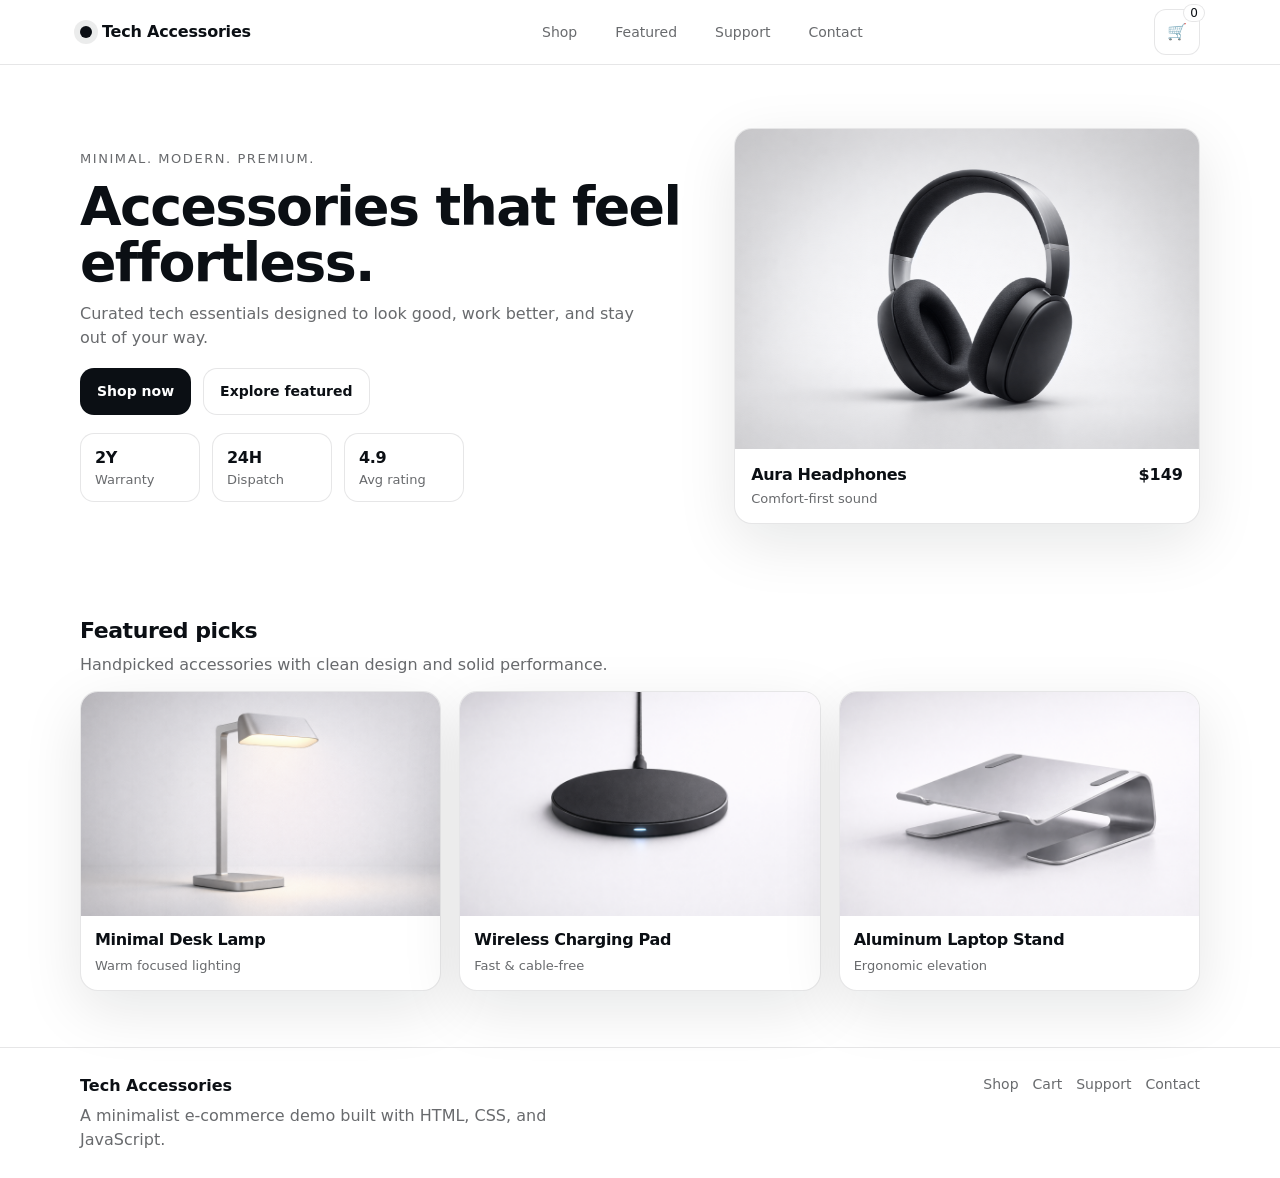
<file: index.html>
<!DOCTYPE html>
<html lang="en">
<head>
  <meta charset="UTF-8" />
  <meta name="viewport" content="width=device-width, initial-scale=1" />
  <title>Tech Accessories</title>

  <link rel="stylesheet" href="./css/base.css" />
  <link rel="stylesheet" href="./css/components.css" />
</head>
<body>
  <header class="site-header">
    <nav class="nav container" aria-label="Primary">
      <a class="brand" href="./index.html" aria-label="Tech Accessories Home">
        <span class="brand-mark" aria-hidden="true"></span>
        <span class="brand-text">Tech Accessories</span>
      </a>

      <div class="nav-links" role="navigation">
        <a href="./pages/products.html">Shop</a>
        <a href="#featured">Featured</a>
        <a href="./pages/support.html">Support</a>
        <a href="./pages/contact.html">Contact</a>
      </div>

      <div class="nav-actions">
        <a class="icon-btn" href="./pages/cart.html" aria-label="Open cart">
          <span class="icon" aria-hidden="true">🛒</span>
          <span class="badge" data-cart-badge>0</span>
        </a>

        <button class="icon-btn nav-toggle" type="button"
          data-nav-toggle
          aria-label="Open menu"
          aria-expanded="false"
          aria-controls="mobile-nav">
          <span class="hamburger" aria-hidden="true">
            <span></span><span></span><span></span>
          </span>
        </button>
      </div>
    </nav>

    <div id="mobile-nav" class="mobile-nav" data-mobile-nav aria-label="Mobile menu">
      <a href="./pages/products.html">Shop</a>
      <a href="#featured">Featured</a>
      <a href="./pages/support.html">Support</a>
      <a href="./pages/contact.html">Contact</a>
    </div>
  </header>

  <main>
    <section class="hero">
      <div class="container hero-grid">
        <div class="hero-copy">
          <p class="eyebrow">Minimal. Modern. Premium.</p>
          <h1>Accessories that feel effortless.</h1>
          <p class="lead">
            Curated tech essentials designed to look good, work better, and stay out of your way.
          </p>

          <div class="hero-cta">
            <a class="btn btn-primary" href="./pages/products.html">Shop now</a>
            <a class="btn btn-ghost" href="#featured">Explore featured</a>
          </div>

          <div class="hero-stats" aria-label="Store highlights">
            <div class="stat">
              <div class="stat-value">2Y</div>
              <div class="stat-label">Warranty</div>
            </div>
            <div class="stat">
              <div class="stat-value">24H</div>
              <div class="stat-label">Dispatch</div>
            </div>
            <div class="stat">
              <div class="stat-value">4.9</div>
              <div class="stat-label">Avg rating</div>
            </div>
          </div>
        </div>

        <div class="hero-media" aria-label="Hero product image">
          <a class="hero-card hero-card-link" href="./pages/product.html?id=p001" aria-label="Open Aura Headphones">
            <div class="hero-image" role="img" aria-label="Aura Headphones product render" data-hero-stage>
              <img data-hero-back src="./assets/products/headphones1.png" alt="" aria-hidden="true" />
              <img data-hero-front src="./assets/products/headphones2.png" alt="Aura Headphones" />
            </div>

            <div class="hero-card-meta">
              <div>
                <p class="meta-title">Aura Headphones</p>
                <p class="meta-subtitle">Comfort-first sound</p>
              </div>
              <p class="meta-price">$149</p>
            </div>
          </a>
        </div>
      </div>
    </section>

    <section id="featured" class="section">
      <div class="container">
        <div class="section-head">
          <h2>Featured picks</h2>
          <p>Handpicked accessories with clean design and solid performance.</p>
        </div>

        <div class="grid grid-3 featured-grid">
          <a class="featured-card" href="./pages/products.html" aria-label="Browse Minimal Desk Lamp">
            <div class="featured-image">
              <img src="./assets/products/lamp.png" alt="Minimal Desk Lamp" loading="lazy" />
            </div>
            <div class="featured-meta">
              <p class="featured-title">Minimal Desk Lamp</p>
              <p class="featured-subtitle">Warm focused lighting</p>
            </div>
          </a>

          <a class="featured-card" href="./pages/products.html" aria-label="Browse Wireless Charging Pad">
            <div class="featured-image">
              <img src="./assets/products/charger.png" alt="Wireless Charging Pad" loading="lazy" />
            </div>
            <div class="featured-meta">
              <p class="featured-title">Wireless Charging Pad</p>
              <p class="featured-subtitle">Fast &amp; cable-free</p>
            </div>
          </a>

          <a class="featured-card" href="./pages/products.html" aria-label="Browse Aluminum Laptop Stand">
            <div class="featured-image">
              <img src="./assets/products/stand.png" alt="Aluminum Laptop Stand" loading="lazy" />
            </div>
            <div class="featured-meta">
              <p class="featured-title">Aluminum Laptop Stand</p>
              <p class="featured-subtitle">Ergonomic elevation</p>
            </div>
          </a>
        </div>
      </div>
    </section>
  </main>

  <footer id="footer" class="footer">
    <div class="container footer-grid">
      <div>
        <p class="footer-title">Tech Accessories</p>
        <p class="footer-muted">A minimalist e-commerce demo built with HTML, CSS, and JavaScript.</p>
      </div>

      <div class="footer-links">
        <a href="./pages/products.html">Shop</a>
        <a href="./pages/cart.html">Cart</a>
        <a href="./pages/support.html">Support</a>
        <a href="./pages/contact.html">Contact</a>
      </div>
    </div>
  </footer>

  <script type="module" src="./js/app.js"></script>
</body>
</html>
</file>
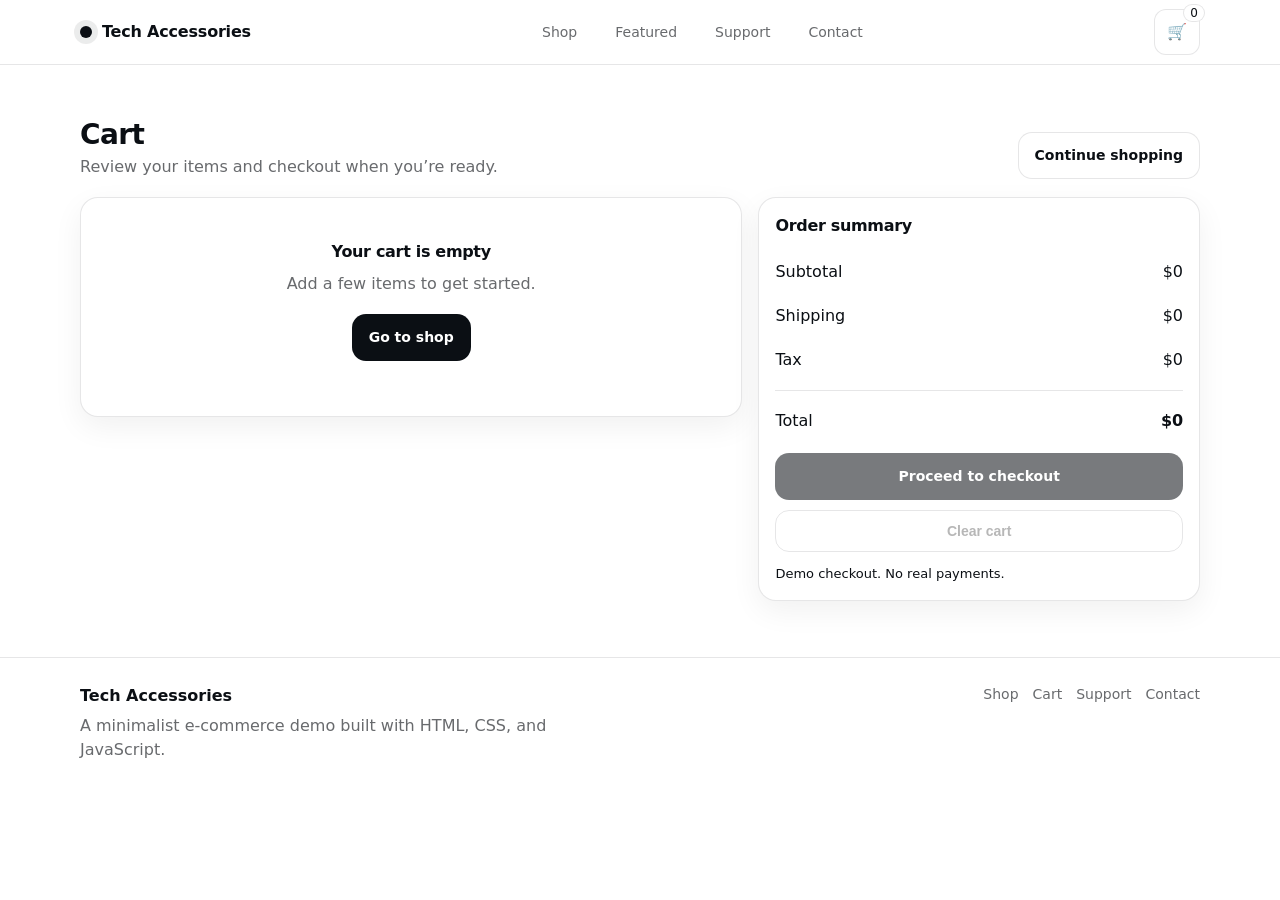
<file: pages/cart.html>
<!DOCTYPE html>
<html lang="en">
<head>
  <meta charset="UTF-8" />
  <meta name="viewport" content="width=device-width, initial-scale=1" />
  <title>Cart — Tech Accessories</title>

  <link rel="stylesheet" href="../css/base.css" />
  <link rel="stylesheet" href="../css/components.css" />
  <link rel="stylesheet" href="../css/pages/cart.css" />
</head>
<body>
  <header class="site-header">
    <nav class="nav container" aria-label="Primary">
      <a class="brand" href="../index.html" aria-label="Tech Accessories Home">
        <span class="brand-mark" aria-hidden="true"></span>
        <span class="brand-text">Tech Accessories</span>
      </a>

      <div class="nav-links" role="navigation">
        <a href="./products.html">Shop</a>
        <a href="../index.html#featured">Featured</a>
        <a href="./support.html">Support</a>
        <a href="./contact.html">Contact</a>
      </div>

      <div class="nav-actions">
        <a class="icon-btn" href="./cart.html" aria-label="Open cart">
          <span class="icon" aria-hidden="true">🛒</span>
          <span class="badge" data-cart-badge>0</span>
        </a>

        <button class="icon-btn nav-toggle" type="button"
          data-nav-toggle
          aria-label="Open menu"
          aria-expanded="false"
          aria-controls="mobile-nav">
          <span class="hamburger" aria-hidden="true">
            <span></span><span></span><span></span>
          </span>
        </button>
      </div>
    </nav>

    <div id="mobile-nav" class="mobile-nav" data-mobile-nav aria-label="Mobile menu">
      <a href="./products.html">Shop</a>
      <a href="../index.html#featured">Featured</a>
      <a href="./support.html">Support</a>
      <a href="./contact.html">Contact</a>
    </div>
  </header>

  <main class="section">
    <div class="container">
      <header class="cart-head">
        <div>
          <h1 class="cart-title">Cart</h1>
          <p class="cart-subtitle">Review your items and checkout when you’re ready.</p>
        </div>

        <a class="btn btn-ghost" href="./products.html">Continue shopping</a>
      </header>

      <div class="cart-layout">
        <section class="cart-items" aria-label="Cart items">
          <div class="cart-list" data-cart-list></div>

          <div class="cart-empty" data-cart-empty hidden>
            <p class="empty-title">Your cart is empty</p>
            <p class="empty-text">Add a few items to get started.</p>
            <a class="btn btn-primary" href="./products.html">Go to shop</a>
          </div>
        </section>

        <aside class="summary" aria-label="Order summary">
          <h2 class="summary-title">Order summary</h2>

          <div class="summary-row">
            <span class="muted">Subtotal</span>
            <span data-subtotal>$0</span>
          </div>

          <div class="summary-row">
            <span class="muted">Shipping</span>
            <span data-shipping>$0</span>
          </div>

          <div class="summary-row">
            <span class="muted">Tax</span>
            <span data-tax>$0</span>
          </div>

          <div class="summary-divider"></div>

          <div class="summary-row total">
            <span>Total</span>
            <span data-total>$0</span>
          </div>

          <a class="btn btn-solid summary-cta is-disabled" href="./checkout.html" data-checkout-link aria-disabled="true">
            Proceed to checkout
          </a>

          <button class="btn btn-outline summary-secondary" type="button" data-clear-cart disabled>
            Clear cart
          </button>

          <p class="summary-note muted">
            Demo checkout. No real payments.
          </p>
        </aside>
      </div>
    </div>
  </main>

  <footer class="footer">
    <div class="container footer-grid">
      <div>
        <p class="footer-title">Tech Accessories</p>
        <p class="footer-muted">A minimalist e-commerce demo built with HTML, CSS, and JavaScript.</p>
      </div>

      <div class="footer-links">
        <a href="./products.html">Shop</a>
        <a href="./cart.html">Cart</a>
        <a href="./support.html">Support</a>
        <a href="./contact.html">Contact</a>
      </div>
    </div>
  </footer>

  <script type="module" src="../js/app.js"></script>
  <script type="module" src="../js/cart.js"></script>
</body>
</html>
</file>
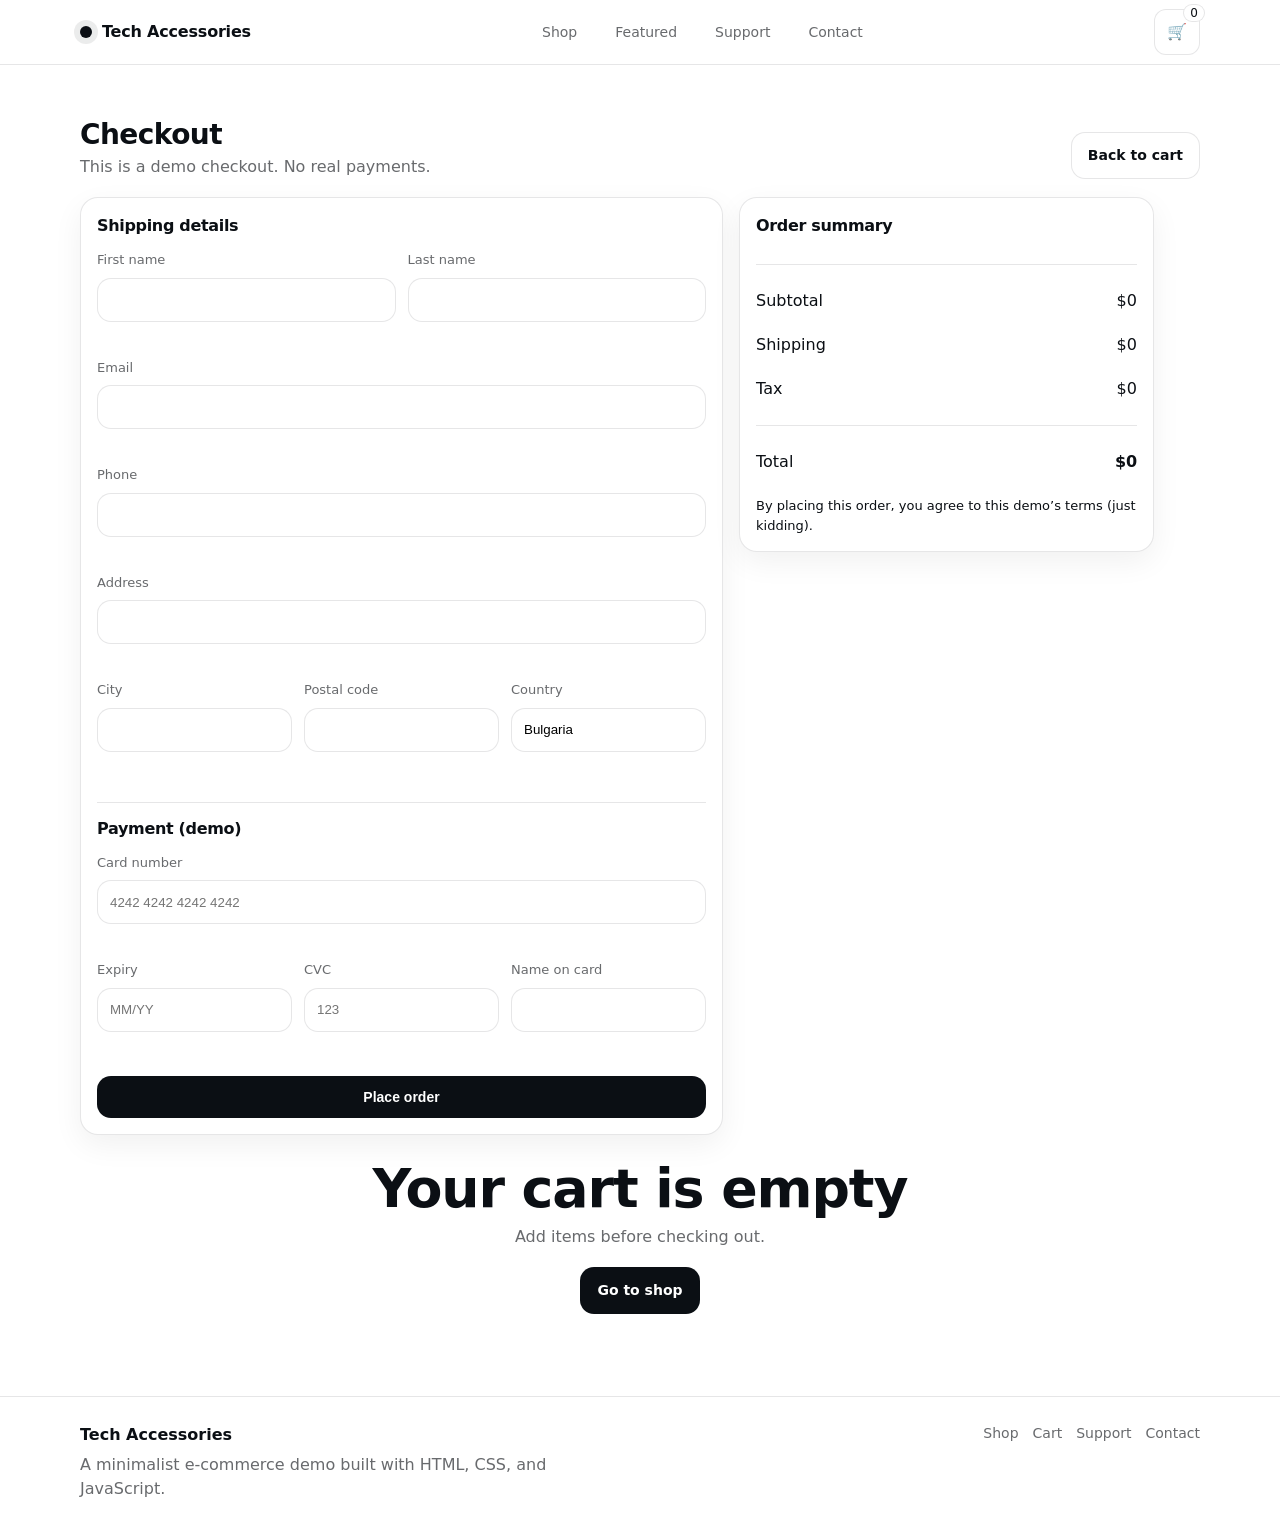
<file: pages/checkout.html>
<!DOCTYPE html>
<html lang="en">
<head>
  <meta charset="UTF-8" />
  <meta name="viewport" content="width=device-width, initial-scale=1" />
  <title>Checkout — Tech Accessories</title>

  <link rel="stylesheet" href="../css/base.css" />
  <link rel="stylesheet" href="../css/components.css" />
  <link rel="stylesheet" href="../css/pages/checkout.css" />
</head>
<body>
  <header class="site-header">
    <nav class="nav container" aria-label="Primary">
      <a class="brand" href="../index.html" aria-label="Tech Accessories Home">
        <span class="brand-mark" aria-hidden="true"></span>
        <span class="brand-text">Tech Accessories</span>
      </a>

      <div class="nav-links" role="navigation">
        <a href="./products.html">Shop</a>
        <a href="../index.html#featured">Featured</a>
        <a href="./support.html">Support</a>
        <a href="./contact.html">Contact</a>
      </div>

      <div class="nav-actions">
        <a class="icon-btn" href="./cart.html" aria-label="Open cart">
          <span class="icon" aria-hidden="true">🛒</span>
          <span class="badge" data-cart-badge>0</span>
        </a>

        <button class="icon-btn nav-toggle" type="button"
          data-nav-toggle
          aria-label="Open menu"
          aria-expanded="false"
          aria-controls="mobile-nav">
          <span class="hamburger" aria-hidden="true">
            <span></span><span></span><span></span>
          </span>
        </button>
      </div>
    </nav>

    <div id="mobile-nav" class="mobile-nav" data-mobile-nav aria-label="Mobile menu">
      <a href="./products.html">Shop</a>
      <a href="../index.html#featured">Featured</a>
      <a href="./support.html">Support</a>
      <a href="./contact.html">Contact</a>
    </div>
  </header>

  <main class="section">
    <div class="container">
      <header class="co-head">
        <div>
          <h1 class="co-title">Checkout</h1>
          <p class="co-subtitle">This is a demo checkout. No real payments.</p>
        </div>
        <a class="btn btn-ghost" href="./cart.html">Back to cart</a>
      </header>

      <div class="co-layout">
        <section class="co-form" aria-label="Checkout form">
          <h2 class="panel-title">Shipping details</h2>

          <form data-checkout-form novalidate>
            <div class="grid-2">
              <label class="field">
                <span class="label">First name</span>
                <input type="text" name="firstName" autocomplete="given-name" required />
                <span class="error" data-error-for="firstName"></span>
              </label>

              <label class="field">
                <span class="label">Last name</span>
                <input type="text" name="lastName" autocomplete="family-name" required />
                <span class="error" data-error-for="lastName"></span>
              </label>
            </div>

            <label class="field">
              <span class="label">Email</span>
              <input type="email" name="email" autocomplete="email" required />
              <span class="error" data-error-for="email"></span>
            </label>

            <label class="field">
              <span class="label">Phone</span>
              <input type="tel" name="phone" autocomplete="tel" required />
              <span class="error" data-error-for="phone"></span>
            </label>

            <label class="field">
              <span class="label">Address</span>
              <input type="text" name="address" autocomplete="street-address" required />
              <span class="error" data-error-for="address"></span>
            </label>

            <div class="grid-3">
              <label class="field">
                <span class="label">City</span>
                <input type="text" name="city" autocomplete="address-level2" required />
                <span class="error" data-error-for="city"></span>
              </label>

              <label class="field">
                <span class="label">Postal code</span>
                <input type="text" name="postal" autocomplete="postal-code" required />
                <span class="error" data-error-for="postal"></span>
              </label>

              <label class="field">
                <span class="label">Country</span>
                <input type="text" name="country" autocomplete="country-name" required value="Bulgaria" />
                <span class="error" data-error-for="country"></span>
              </label>
            </div>

            <div class="panel-divider"></div>

            <h2 class="panel-title">Payment (demo)</h2>

            <label class="field">
              <span class="label">Card number</span>
              <input type="text" name="cardNumber" inputmode="numeric" placeholder="4242 4242 4242 4242" required />
              <span class="error" data-error-for="cardNumber"></span>
            </label>

            <div class="grid-3">
              <label class="field">
                <span class="label">Expiry</span>
                <input type="text" name="cardExpiry" placeholder="MM/YY" required />
                <span class="error" data-error-for="cardExpiry"></span>
              </label>

              <label class="field">
                <span class="label">CVC</span>
                <input type="text" name="cardCvc" inputmode="numeric" placeholder="123" required />
                <span class="error" data-error-for="cardCvc"></span>
              </label>

              <label class="field">
                <span class="label">Name on card</span>
                <input type="text" name="cardName" required />
                <span class="error" data-error-for="cardName"></span>
              </label>
            </div>

            <button class="btn btn-solid submit" type="submit">
              Place order
            </button>
          </form>
        </section>

        <aside class="co-summary" aria-label="Order summary">
          <h2 class="panel-title">Order summary</h2>

          <div class="mini-list" data-mini-list></div>

          <div class="panel-divider"></div>

          <div class="sum-row">
            <span class="muted">Subtotal</span>
            <span data-subtotal>$0</span>
          </div>
          <div class="sum-row">
            <span class="muted">Shipping</span>
            <span data-shipping>$0</span>
          </div>
          <div class="sum-row">
            <span class="muted">Tax</span>
            <span data-tax>$0</span>
          </div>

          <div class="panel-divider"></div>

          <div class="sum-row total">
            <span>Total</span>
            <span data-total>$0</span>
          </div>

          <p class="muted fine">
            By placing this order, you agree to this demo’s terms (just kidding).
          </p>
        </aside>
      </div>

      <section class="co-empty" data-empty hidden>
        <h1 class="empty-title">Your cart is empty</h1>
        <p class="empty-text">Add items before checking out.</p>
        <a class="btn btn-primary" href="./products.html">Go to shop</a>
      </section>
    </div>
  </main>

  <footer class="footer">
    <div class="container footer-grid">
      <div>
        <p class="footer-title">Tech Accessories</p>
        <p class="footer-muted">A minimalist e-commerce demo built with HTML, CSS, and JavaScript.</p>
      </div>
      <div class="footer-links">
        <a href="./products.html">Shop</a>
        <a href="./cart.html">Cart</a>
        <a href="./support.html">Support</a>
        <a href="./contact.html">Contact</a>
      </div>
    </div>
  </footer>

  <script type="module" src="../js/app.js"></script>
  <script type="module" src="../js/checkout.js"></script>
</body>
</html>
</file>
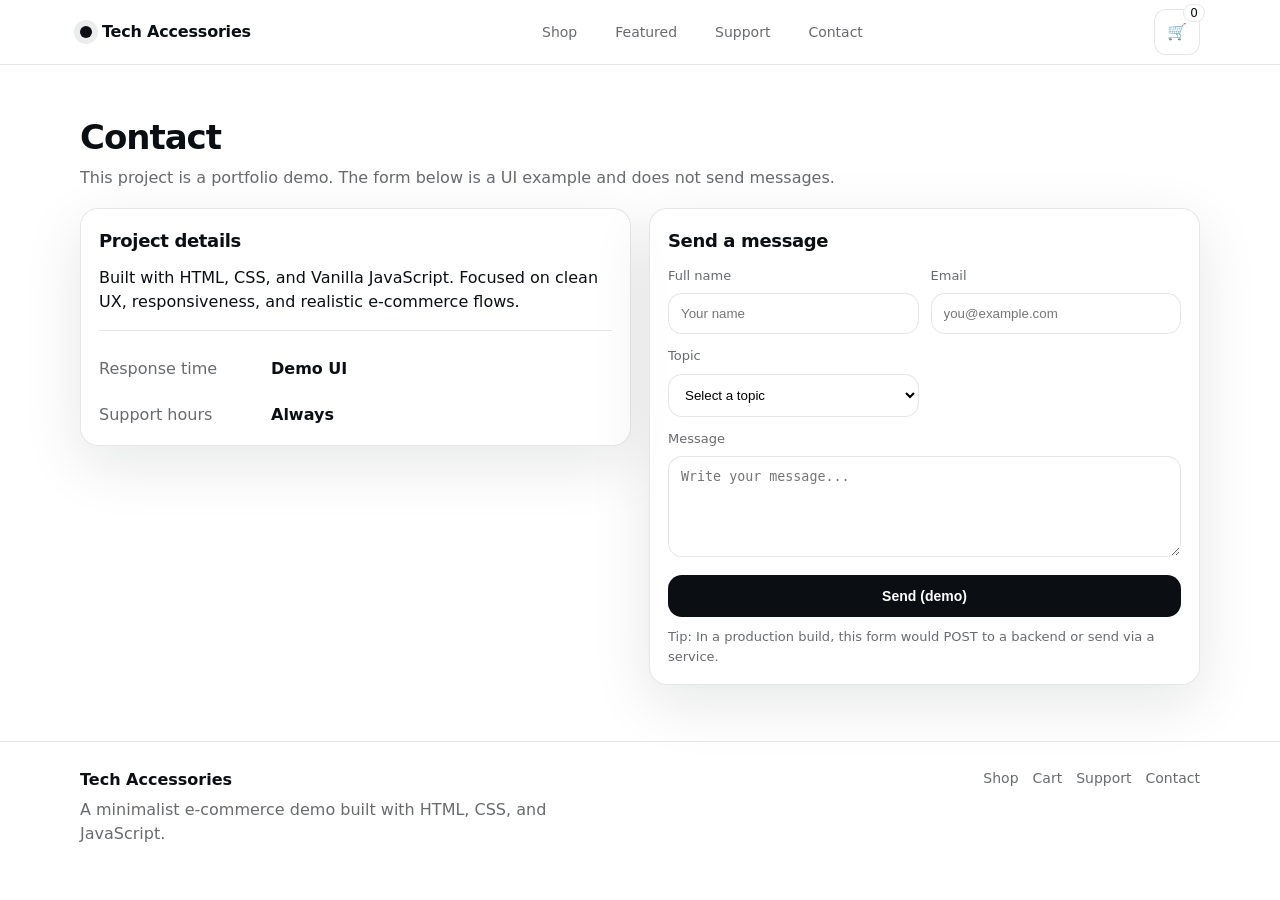
<file: pages/contact.html>
<!DOCTYPE html>
<html lang="en">
<head>
  <meta charset="UTF-8" />
  <meta name="viewport" content="width=device-width, initial-scale=1" />
  <title>Contact — Tech Accessories</title>

  <link rel="stylesheet" href="../css/base.css" />
  <link rel="stylesheet" href="../css/components.css" />
  <link rel="stylesheet" href="../css/pages/contact.css" />
</head>
<body>
  <header class="site-header">
    <nav class="nav container" aria-label="Primary">
      <a class="brand" href="../index.html" aria-label="Tech Accessories Home">
        <span class="brand-mark" aria-hidden="true"></span>
        <span class="brand-text">Tech Accessories</span>
      </a>

      <div class="nav-links" role="navigation">
        <a href="./products.html">Shop</a>
        <a href="../index.html#featured">Featured</a>
        <a href="./support.html">Support</a>
        <a href="./contact.html" aria-current="page">Contact</a>
      </div>

      <div class="nav-actions">
        <a class="icon-btn" href="./cart.html" aria-label="Open cart">
          <span class="icon" aria-hidden="true">🛒</span>
          <span class="badge" data-cart-badge>0</span>
        </a>

        <button class="icon-btn nav-toggle" type="button"
          data-nav-toggle
          aria-label="Open menu"
          aria-expanded="false"
          aria-controls="mobile-nav">
          <span class="hamburger" aria-hidden="true">
            <span></span><span></span><span></span>
          </span>
        </button>
      </div>
    </nav>

    <div id="mobile-nav" class="mobile-nav" data-mobile-nav aria-label="Mobile menu">
      <a href="./products.html">Shop</a>
      <a href="../index.html#featured">Featured</a>
      <a href="./support.html">Support</a>
      <a href="./contact.html">Contact</a>
    </div>
  </header>

  <main class="section">
    <div class="container">
      <header class="contact-head">
        <h1 class="contact-title">Contact</h1>
        <p class="contact-subtitle">
          This project is a portfolio demo. The form below is a UI example and does not send messages.
        </p>
      </header>

      <section class="contact-grid" aria-label="Contact content">
        <article class="contact-card" aria-label="Project details">
          <h2 class="card-title">Project details</h2>

          <p class="card-text">
            Built with HTML, CSS, and Vanilla JavaScript. Focused on clean UX, responsiveness, and realistic e-commerce flows.
          </p>

          <div class="card-divider" aria-hidden="true"></div>

          <dl class="meta">
            <div class="meta-row">
              <dt>Response time</dt>
              <dd>Demo UI</dd>
            </div>
            <div class="meta-row">
              <dt>Support hours</dt>
              <dd>Always</dd>
            </div>
          </dl>
        </article>

        <article class="contact-card" aria-label="Send a message">
          <h2 class="card-title">Send a message</h2>

          <form class="form" autocomplete="on">
            <label class="field">
              <span>Full name</span>
              <input type="text" name="name" placeholder="Your name" />
            </label>

            <label class="field">
              <span>Email</span>
              <input type="email" name="email" placeholder="you@example.com" />
            </label>

            <label class="field">
              <span>Topic</span>
              <select name="topic">
                <option value="" selected>Select a topic</option>
                <option>Product question</option>
                <option>Cart / Checkout</option>
                <option>Returns / Warranty</option>
                <option>Other</option>
              </select>
            </label>

            <label class="field field-span">
              <span>Message</span>
              <textarea name="message" rows="5" placeholder="Write your message..."></textarea>
            </label>

            <div class="actions">
              <button class="btn btn-solid" type="button" id="contactSendBtn">Send (demo)</button>
              <p class="hint">Tip: In a production build, this form would POST to a backend or send via a service.</p>
            </div>
          </form>
        </article>
      </section>
    </div>
  </main>

  <footer class="footer">
    <div class="container footer-grid">
      <div>
        <p class="footer-title">Tech Accessories</p>
        <p class="footer-muted">A minimalist e-commerce demo built with HTML, CSS, and JavaScript.</p>
      </div>

      <div class="footer-links">
        <a href="./products.html">Shop</a>
        <a href="./cart.html">Cart</a>
        <a href="./support.html">Support</a>
        <a href="./contact.html">Contact</a>
      </div>
    </div>
  </footer>

  <script type="module" src="../js/app.js"></script>
  <script>
    document.addEventListener("click", (e) => {
      if (e.target && e.target.id === "contactSendBtn") {
        e.preventDefault();
        alert("Demo form — no message is sent.");
      }
    });
  </script>
</body>
</html>
</file>
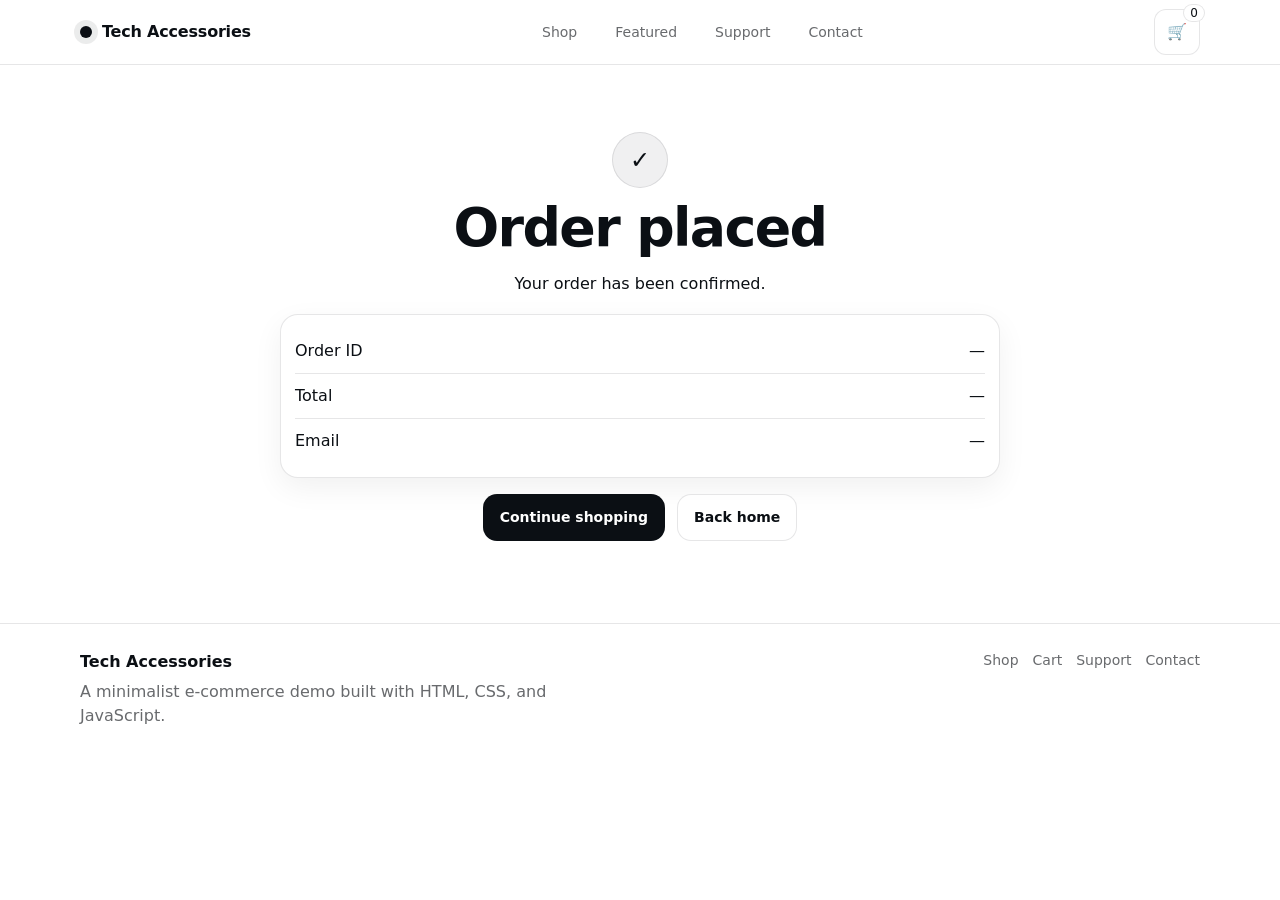
<file: pages/order-success.html>
<!DOCTYPE html>
<html lang="en">
<head>
  <meta charset="UTF-8" />
  <meta name="viewport" content="width=device-width, initial-scale=1" />
  <title>Order placed — Tech Accessories</title>

  <link rel="stylesheet" href="../css/base.css" />
  <link rel="stylesheet" href="../css/components.css" />
  <link rel="stylesheet" href="../css/pages/order-success.css" />
</head>
<body>
  <header class="site-header">
    <nav class="nav container" aria-label="Primary">
      <a class="brand" href="../index.html" aria-label="Tech Accessories Home">
        <span class="brand-mark" aria-hidden="true"></span>
        <span class="brand-text">Tech Accessories</span>
      </a>

      <div class="nav-links" role="navigation">
        <a href="./products.html">Shop</a>
        <a href="../index.html#featured">Featured</a>
        <a href="./support.html">Support</a>
        <a href="./contact.html">Contact</a>
      </div>

      <div class="nav-actions">
        <a class="icon-btn" href="./cart.html" aria-label="Open cart">
          <span class="icon" aria-hidden="true">🛒</span>
          <span class="badge" data-cart-badge>0</span>
        </a>

        <button class="icon-btn nav-toggle" type="button"
          data-nav-toggle
          aria-label="Open menu"
          aria-expanded="false"
          aria-controls="mobile-nav">
          <span class="hamburger" aria-hidden="true">
            <span></span><span></span><span></span>
          </span>
        </button>
      </div>
    </nav>

    <div id="mobile-nav" class="mobile-nav" data-mobile-nav aria-label="Mobile menu">
      <a href="./products.html">Shop</a>
      <a href="../index.html#featured">Featured</a>
      <a href="./support.html">Support</a>
      <a href="./contact.html">Contact</a>
    </div>
  </header>

  <main class="section">
    <div class="container">
      <section class="success">
        <div class="check" aria-hidden="true">✓</div>
        <h1 class="title">Order placed</h1>
        <p class="muted" data-order-line>Your order has been confirmed.</p>

        <div class="card">
          <div class="row">
            <span class="muted">Order ID</span>
            <span data-order-id>—</span>
          </div>
          <div class="row">
            <span class="muted">Total</span>
            <span data-order-total>—</span>
          </div>
          <div class="row">
            <span class="muted">Email</span>
            <span data-order-email>—</span>
          </div>
        </div>

        <div class="actions">
          <a class="btn btn-solid" href="./products.html">Continue shopping</a>
          <a class="btn btn-ghost" href="../index.html">Back home</a>
        </div>
      </section>
    </div>
  </main>

  <footer class="footer">
    <div class="container footer-grid">
      <div>
        <p class="footer-title">Tech Accessories</p>
        <p class="footer-muted">A minimalist e-commerce demo built with HTML, CSS, and JavaScript.</p>
      </div>
      <div class="footer-links">
        <a href="./products.html">Shop</a>
        <a href="./cart.html">Cart</a>
        <a href="./support.html">Support</a>
        <a href="./contact.html">Contact</a>
      </div>
    </div>
  </footer>

  <script type="module" src="../js/app.js"></script>
  <script type="module" src="../js/order-success.js"></script>
</body>
</html>
</file>
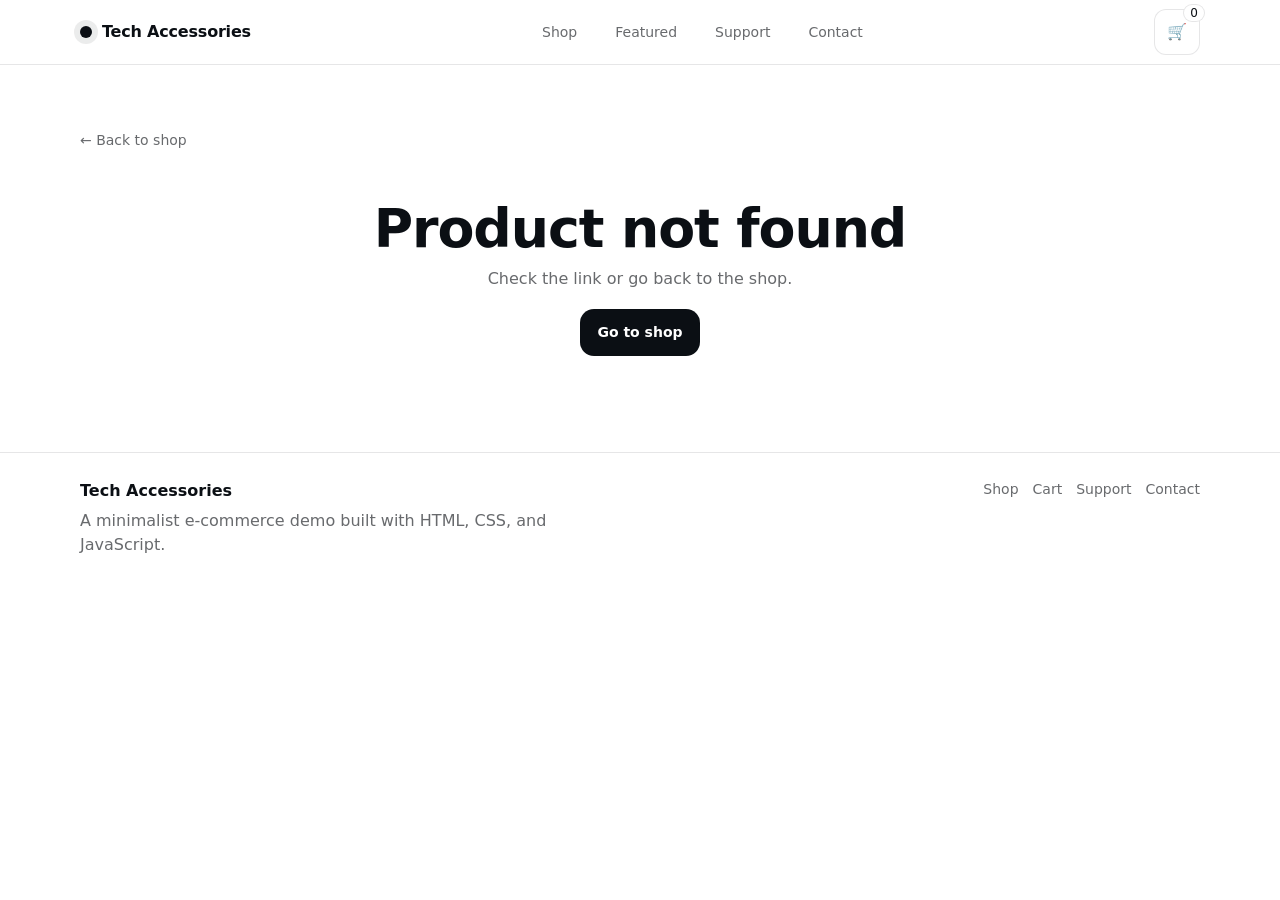
<file: pages/product.html>
<!DOCTYPE html>
<html lang="en">
<head>
  <meta charset="UTF-8" />
  <meta name="viewport" content="width=device-width, initial-scale=1" />
  <title>Product — Tech Accessories</title>

  <link rel="stylesheet" href="../css/base.css" />
  <link rel="stylesheet" href="../css/components.css" />
  <link rel="stylesheet" href="../css/pages/product.css" />
</head>
<body>
  <header class="site-header">
    <nav class="nav container" aria-label="Primary">
      <a class="brand" href="../index.html" aria-label="Tech Accessories Home">
        <span class="brand-mark" aria-hidden="true"></span>
        <span class="brand-text">Tech Accessories</span>
      </a>

      <div class="nav-links" role="navigation">
        <a href="./products.html">Shop</a>
        <a href="../index.html#featured">Featured</a>
        <a href="./support.html">Support</a>
        <a href="./contact.html">Contact</a>
      </div>

      <div class="nav-actions">
        <a class="icon-btn" href="./cart.html" aria-label="Open cart">
          <span class="icon" aria-hidden="true">🛒</span>
          <span class="badge" data-cart-badge>0</span>
        </a>

        <button class="icon-btn nav-toggle" type="button"
          data-nav-toggle
          aria-label="Open menu"
          aria-expanded="false"
          aria-controls="mobile-nav">
          <span class="hamburger" aria-hidden="true">
            <span></span><span></span><span></span>
          </span>
        </button>
      </div>
    </nav>

    <div id="mobile-nav" class="mobile-nav" data-mobile-nav aria-label="Mobile menu">
      <a href="./products.html">Shop</a>
      <a href="../index.html#featured">Featured</a>
      <a href="./support.html">Support</a>
      <a href="./contact.html">Contact</a>
    </div>
  </header>

  <main class="section">
    <div class="container">
      <a class="back-link" href="./products.html">← Back to shop</a>

      <section class="product" data-product hidden>
        <div class="product-grid">
          <div class="gallery">
            <div class="hero-media" aria-hidden="true"></div>
            <div class="thumbs product-thumbs">
              <button class="thumb is-active" type="button" data-thumb="0" aria-label="Variant 1"></button>
              <button class="thumb" type="button" data-thumb="1" aria-label="Variant 2"></button>
              <button class="thumb" type="button" data-thumb="2" aria-label="Variant 3"></button>
            </div>
          </div>

          <div class="details">
            <h1 class="title" data-name>—</h1>
            <p class="subtitle" data-category>—</p>

            <div class="meta-row">
              <p class="price" data-price>$0</p>
              <p class="rating" data-rating>0.0 ★</p>
            </div>

            <p class="description" data-description>—</p>

            <div class="actions">
              <div class="qty" aria-label="Quantity selector">
                <button class="qty-btn" type="button" data-qty-minus aria-label="Decrease quantity">−</button>
                <input class="qty-input" type="number" min="1" value="1" data-qty-input aria-label="Quantity" />
                <button class="qty-btn" type="button" data-qty-plus aria-label="Increase quantity">+</button>
              </div>

              <button class="btn btn-solid" type="button" data-add-to-cart>Add to cart</button>
            </div>

            <div class="note">
              <span class="dot" aria-hidden="true"></span>
              <span>Demo product details. Images are placeholders.</span>
            </div>
          </div>
        </div>
      </section>

      <section class="not-found" data-not-found hidden>
        <h1 class="nf-title">Product not found</h1>
        <p class="nf-text">Check the link or go back to the shop.</p>
        <a class="btn btn-primary" href="./products.html">Go to shop</a>
      </section>
    </div>
  </main>

  <footer class="footer">
    <div class="container footer-grid">
      <div>
        <p class="footer-title">Tech Accessories</p>
        <p class="footer-muted">A minimalist e-commerce demo built with HTML, CSS, and JavaScript.</p>
      </div>
      <div class="footer-links">
        <a href="./products.html">Shop</a>
        <a href="./cart.html">Cart</a>
        <a href="./support.html">Support</a>
        <a href="./contact.html">Contact</a>
      </div>
    </div>
  </footer>

  <script type="module" src="../js/app.js"></script>
  <script type="module" src="../js/product.js"></script>
</body>
</html>
</file>
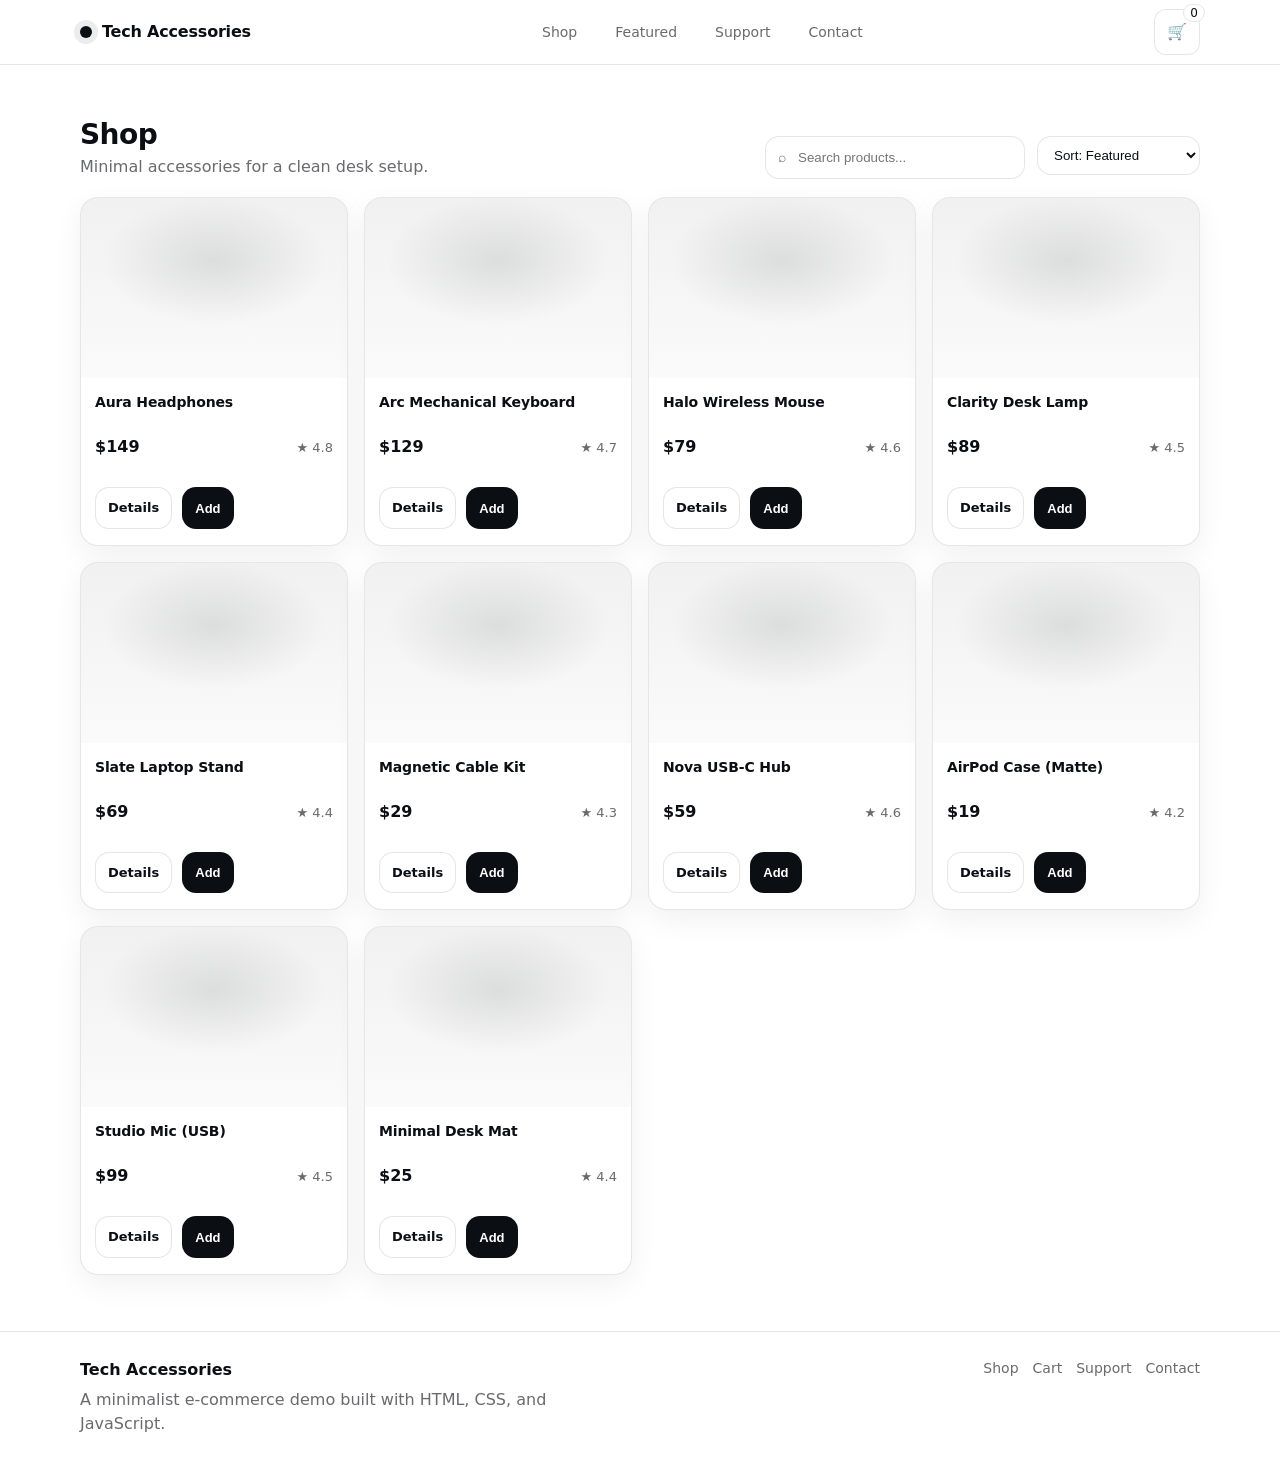
<file: pages/products.html>
<!DOCTYPE html>
<html lang="en">
<head>
  <meta charset="UTF-8" />
  <meta name="viewport" content="width=device-width, initial-scale=1" />
  <title>Shop — Tech Accessories</title>

  <link rel="stylesheet" href="../css/base.css" />
  <link rel="stylesheet" href="../css/components.css" />
  <link rel="stylesheet" href="../css/pages/products.css" />
</head>
<body>
  <header class="site-header">
    <nav class="nav container" aria-label="Primary">
      <a class="brand" href="../index.html" aria-label="Tech Accessories Home">
        <span class="brand-mark" aria-hidden="true"></span>
        <span class="brand-text">Tech Accessories</span>
      </a>

      <div class="nav-links" role="navigation">
        <a href="./products.html" aria-current="page">Shop</a>
        <a href="../index.html#featured">Featured</a>
        <a href="./support.html">Support</a>
        <a href="./contact.html">Contact</a>
      </div>

      <div class="nav-actions">
        <a class="icon-btn" href="./cart.html" aria-label="Open cart">
          <span class="icon" aria-hidden="true">🛒</span>
          <span class="badge" data-cart-badge>0</span>
        </a>

        <button class="icon-btn nav-toggle" type="button"
          data-nav-toggle
          aria-label="Open menu"
          aria-expanded="false"
          aria-controls="mobile-nav">
          <span class="hamburger" aria-hidden="true">
            <span></span><span></span><span></span>
          </span>
        </button>
      </div>
    </nav>

    <div id="mobile-nav" class="mobile-nav" data-mobile-nav aria-label="Mobile menu">
      <a href="./products.html">Shop</a>
      <a href="../index.html#featured">Featured</a>
      <a href="./support.html">Support</a>
      <a href="./contact.html">Contact</a>
    </div>
  </header>

  <main class="section">
    <div class="container">
      <header class="page-head">
        <div>
          <h1 class="page-title">Shop</h1>
          <p class="page-subtitle">Minimal accessories for a clean desk setup.</p>
        </div>

        <div class="controls" aria-label="Search and sort products">
          <label class="search" aria-label="Search products">
            <span class="search-icon" aria-hidden="true">⌕</span>
            <input type="search" placeholder="Search products..." data-search />
          </label>

          <label class="select" aria-label="Sort products">
            <select data-sort>
              <option value="featured">Sort: Featured</option>
              <option value="price-asc">Price: Low to High</option>
              <option value="price-desc">Price: High to Low</option>
              <option value="rating-desc">Rating: High to Low</option>
              <option value="newest">Newest</option>
            </select>
          </label>
        </div>
      </header>

      <section class="products">
        <div class="products-grid" data-products-grid></div>

        <div class="empty" data-empty hidden>
          <p class="empty-title">No results</p>
          <p class="empty-text">Try a different search term.</p>
        </div>
      </section>
    </div>
  </main>

  <footer class="footer">
    <div class="container footer-grid">
      <div>
        <p class="footer-title">Tech Accessories</p>
        <p class="footer-muted">A minimalist e-commerce demo built with HTML, CSS, and JavaScript.</p>
      </div>

      <div class="footer-links">
        <a href="./products.html">Shop</a>
        <a href="./cart.html">Cart</a>
        <a href="./support.html">Support</a>
        <a href="./contact.html">Contact</a>
      </div>
    </div>
  </footer>

  <script type="module" src="../js/app.js"></script>
  <script type="module" src="../js/products.js"></script>
</body>
</html>
</file>
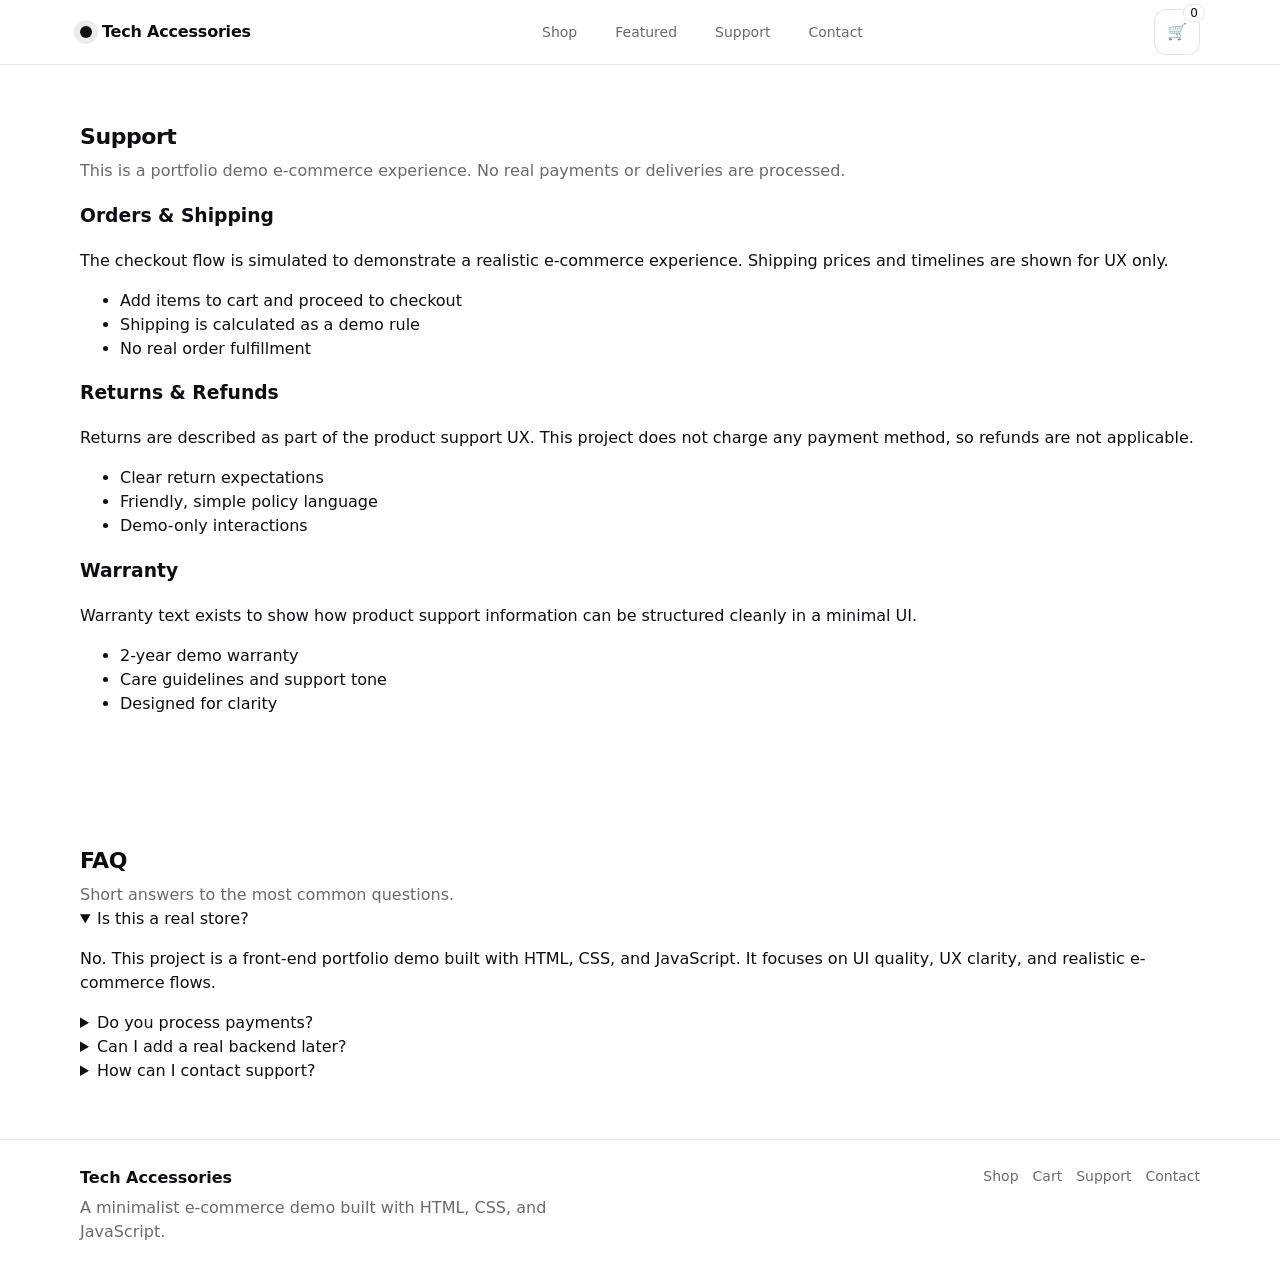
<file: pages/support.html>
<!DOCTYPE html>
<html lang="en">
<head>
  <meta charset="UTF-8" />
  <meta name="viewport" content="width=device-width, initial-scale=1" />
  <title>Support — Tech Accessories</title>

  <link rel="stylesheet" href="../css/base.css" />
  <link rel="stylesheet" href="../css/components.css" />
</head>
<body>
  <header class="site-header">
    <nav class="nav container" aria-label="Primary">
      <a class="brand" href="../index.html" aria-label="Tech Accessories Home">
        <span class="brand-mark" aria-hidden="true"></span>
        <span class="brand-text">Tech Accessories</span>
      </a>

      <div class="nav-links" role="navigation">
        <a href="./products.html">Shop</a>
        <a href="../index.html#featured">Featured</a>
        <a href="./support.html" aria-current="page">Support</a>
        <a href="./contact.html">Contact</a>
      </div>

      <div class="nav-actions">
        <a class="icon-btn" href="./cart.html" aria-label="Open cart">
          <span class="icon" aria-hidden="true">🛒</span>
          <span class="badge" data-cart-badge>0</span>
        </a>

        <button class="icon-btn nav-toggle" type="button"
          data-nav-toggle
          aria-label="Open menu"
          aria-expanded="false"
          aria-controls="mobile-nav">
          <span class="hamburger" aria-hidden="true">
            <span></span><span></span><span></span>
          </span>
        </button>
      </div>
    </nav>

    <div id="mobile-nav" class="mobile-nav" data-mobile-nav aria-label="Mobile menu">
      <a href="./products.html">Shop</a>
      <a href="../index.html#featured">Featured</a>
      <a href="./support.html">Support</a>
      <a href="./contact.html">Contact</a>
    </div>
  </header>

  <main class="container">
    <section class="section support-hero">
      <div class="section-head">
        <h2>Support</h2>
        <p>
          This is a portfolio demo e-commerce experience. No real payments or deliveries are processed.
        </p>
      </div>

      <div class="support-grid">
        <article class="support-card">
          <h3>Orders & Shipping</h3>
          <p>
            The checkout flow is simulated to demonstrate a realistic e-commerce experience.
            Shipping prices and timelines are shown for UX only.
          </p>
          <ul class="support-list">
            <li>Add items to cart and proceed to checkout</li>
            <li>Shipping is calculated as a demo rule</li>
            <li>No real order fulfillment</li>
          </ul>
        </article>

        <article class="support-card">
          <h3>Returns & Refunds</h3>
          <p>
            Returns are described as part of the product support UX. This project does not charge
            any payment method, so refunds are not applicable.
          </p>
          <ul class="support-list">
            <li>Clear return expectations</li>
            <li>Friendly, simple policy language</li>
            <li>Demo-only interactions</li>
          </ul>
        </article>

        <article class="support-card">
          <h3>Warranty</h3>
          <p>
            Warranty text exists to show how product support information can be structured cleanly
            in a minimal UI.
          </p>
          <ul class="support-list">
            <li>2-year demo warranty</li>
            <li>Care guidelines and support tone</li>
            <li>Designed for clarity</li>
          </ul>
        </article>
      </div>
    </section>

    <section class="section">
      <div class="section-head">
        <h2>FAQ</h2>
        <p>Short answers to the most common questions.</p>
      </div>

      <div class="faq">
        <details class="faq-item" open>
          <summary>Is this a real store?</summary>
          <p>
            No. This project is a front-end portfolio demo built with HTML, CSS, and JavaScript.
            It focuses on UI quality, UX clarity, and realistic e-commerce flows.
          </p>
        </details>

        <details class="faq-item">
          <summary>Do you process payments?</summary>
          <p>
            No. There are no real payments. Checkout is simulated to demonstrate forms, validation,
            and order confirmation UI.
          </p>
        </details>

        <details class="faq-item">
          <summary>Can I add a real backend later?</summary>
          <p>
            Yes. The structure is designed so it can be connected to a backend (products API, cart,
            orders, and authentication) with minimal refactoring.
          </p>
        </details>

        <details class="faq-item">
          <summary>How can I contact support?</summary>
          <p>
            Use the Contact page in this demo to see a clean UI layout for a contact form.
          </p>
        </details>
      </div>
    </section>
  </main>

  <footer class="footer">
    <div class="container footer-grid">
      <div>
        <p class="footer-title">Tech Accessories</p>
        <p class="footer-muted">A minimalist e-commerce demo built with HTML, CSS, and JavaScript.</p>
      </div>

      <div class="footer-links">
        <a href="./products.html">Shop</a>
        <a href="./cart.html">Cart</a>
        <a href="./support.html">Support</a>
        <a href="./contact.html">Contact</a>
      </div>
    </div>
  </footer>

  <script type="module" src="../js/app.js"></script>
</body>
</html>
</file>
<file: css/base.css>
/* Base styles: reset, typography, layout tokens */

:root {
  --bg: #ffffff;
  --surface: rgba(255, 255, 255, 0.72);
  --text: #0b0f14;
  --muted: rgba(11, 15, 20, 0.62);
  --line: rgba(11, 15, 20, 0.10);

  --shadow: 0 18px 60px rgba(11, 15, 20, 0.10);
  --radius-lg: 18px;
  --radius-md: 14px;
  --radius-sm: 12px;

  --container: 1120px;
  --gutter: 20px;

  --font: ui-sans-serif, system-ui, -apple-system, Segoe UI, Roboto, Helvetica, Arial, "Apple Color Emoji", "Segoe UI Emoji";
}

*,
*::before,
*::after {
  box-sizing: border-box;
}

html, body {
  height: 100%;
}

body {
  margin: 0;
  font-family: var(--font);
  color: var(--text);
  background: var(--bg);
  line-height: 1.5;
  padding-top: 64px;
}

img {
  max-width: 100%;
  display: block;
}

a {
  color: inherit;
  text-decoration: none;
}

.container {
  width: min(var(--container), 100% - (var(--gutter) * 2));
  margin-inline: auto;
}

.section {
  padding: 56px 0;
}

.grid {
  display: grid;
  gap: 18px;
}

.grid-3 {
  grid-template-columns: repeat(3, 1fr);
}

@media (max-width: 900px) {
  .grid-3 {
    grid-template-columns: repeat(2, 1fr);
  }
}

@media (max-width: 620px) {
  .section {
    padding: 44px 0;
  }

  .grid-3 {
    grid-template-columns: 1fr;
  }
}
html {
  scroll-behavior: smooth;
}
</file>
<file: css/components.css>
/* Components: nav, buttons, hero, cards */

:root{
  --header-h: 64px;
}

.site-header{
  position: fixed;          /* sticky değil */
  top: 0;
  left: 0;
  right: 0;
  width: 100%;
  margin: 0;
  z-index: 9999;
  border-bottom: 1px solid var(--line);
  background: var(--surface);
  backdrop-filter: blur(14px);
  -webkit-backdrop-filter: blur(14px);
}


/* ✅ push page content below fixed header */
body {
  padding-top: var(--header-h);
}

/* If your base.css already sets body margin etc, this won't break it */

.nav {
  height: var(--header-h);
  display: flex;
  align-items: center;
  justify-content: space-between;
  gap: 14px;
}

.brand {
  display: inline-flex;
  align-items: center;
  gap: 10px;
  font-weight: 600;
  letter-spacing: -0.2px;
}

.brand-mark {
  width: 12px;
  height: 12px;
  border-radius: 999px;
  background: var(--text);
  box-shadow: 0 0 0 6px rgba(11, 15, 20, 0.08);
}

.nav-links {
  display: flex;
  gap: 18px;
  color: var(--muted);
  font-size: 14px;
}

.nav-links a {
  padding: 8px 10px;
  border-radius: 10px;
}

.nav-links a:hover {
  background: rgba(11, 15, 20, 0.06);
  color: var(--text);
}

.nav-actions {
  display: flex;
  align-items: center;
  gap: 10px;
  position: relative;
  z-index: 1000;
}

.icon-btn {
  position: relative;
  display: inline-flex;
  align-items: center;
  justify-content: center;
  gap: 8px;
  padding: 10px 12px;
  border: 1px solid var(--line);
  border-radius: 12px;
  background: rgba(255, 255, 255, 0.7);
}

.icon-btn:hover {
  background: rgba(255, 255, 255, 0.9);
}

.badge {
  position: absolute;
  top: -6px;
  right: -6px;
  min-width: 18px;
  height: 18px;
  padding: 0 6px;
  border-radius: 999px;
  display: inline-flex;
  align-items: center;
  justify-content: center;
  font-size: 12px;
  border: 1px solid var(--line);
  background: #fff;
}

/* Hamburger */
.nav-toggle {
  display: none;
}

/* Thicker / bigger hamburger icon */
.hamburger {
  width: 20px;
  height: 16px;
  display: inline-flex;
  flex-direction: column;
  justify-content: space-between;
}
.hamburger span {
  height: 3px;
  width: 100%;
  background: var(--text);
  border-radius: 999px;
}

/* Overlay for mobile menu */
.nav-overlay {
  position: fixed;
  inset: 0;
  background: rgba(11, 15, 20, 0.55);
  backdrop-filter: blur(2px);
  z-index: 998;
  opacity: 0;
  pointer-events: none;
  transition: opacity 160ms ease;
}
.nav-overlay.is-open {
  opacity: 1;
  pointer-events: auto;
}

/* Mobile menu panel */
.mobile-nav {
  position: fixed;
  top: var(--header-h);   /* ✅ sits right under fixed header */
  left: 0;
  right: 0;

  display: block;
  background: #0b0f14;
  color: #fff;
  border-top: 1px solid rgba(255, 255, 255, 0.10);
  z-index: 999;

  transform: translateY(-10px);
  opacity: 0;
  pointer-events: none;
  transition: transform 180ms ease, opacity 180ms ease;
}

.mobile-nav a {
  display: block;
  padding: 14px 16px;
  font-size: 14px;
  color: #fff;
  border-bottom: 1px solid rgba(255, 255, 255, 0.10);
}
.mobile-nav a:hover {
  background: rgba(255, 255, 255, 0.06);
}

.mobile-nav.is-open {
  transform: translateY(0);
  opacity: 1;
  pointer-events: auto;
}

/* Buttons */
.btn {
  display: inline-flex;
  align-items: center;
  justify-content: center;
  padding: 12px 16px;
  border-radius: 14px;
  border: 1px solid var(--line);
  font-weight: 600;
  font-size: 14px;
  text-decoration: none;
}

.btn-primary {
  background: var(--text);
  color: #fff;
  border-color: rgba(11, 15, 20, 0.20);
}
.btn-ghost {
  background: rgba(255, 255, 255, 0.72);
}
.btn-outline {
  background: transparent;
}
.btn-solid {
  background: var(--text);
  color: #fff;
  border-color: rgba(11, 15, 20, 0.20);
}

/* Hero */
.hero {
  padding: 64px 0 34px;
}

.hero-grid {
  display: grid;
  grid-template-columns: 1.15fr 0.85fr;
  gap: 24px;
  align-items: center;
}

.eyebrow {
  margin: 0 0 10px;
  color: var(--muted);
  font-size: 13px;
  letter-spacing: 0.12em;
  text-transform: uppercase;
}

h1 {
  margin: 0 0 10px;
  font-size: clamp(34px, 4.2vw, 54px);
  line-height: 1.05;
  letter-spacing: -0.03em;
}

.lead {
  margin: 0 0 18px;
  color: var(--muted);
  font-size: 16px;
  max-width: 56ch;
}

.hero-cta {
  display: flex;
  gap: 12px;
  flex-wrap: wrap;
  margin-bottom: 18px;
}

.hero-stats {
  display: flex;
  gap: 12px;
  flex-wrap: wrap;
}

.stat {
  border: 1px solid var(--line);
  border-radius: 14px;
  padding: 12px 14px;
  min-width: 120px;
  background: rgba(255, 255, 255, 0.75);
}

.stat-value {
  font-weight: 700;
  letter-spacing: -0.02em;
}

.stat-label {
  font-size: 13px;
  color: var(--muted);
}

/* Hero product card */
.hero-card {
  border: 1px solid var(--line);
  border-radius: var(--radius-lg);
  overflow: hidden;
  box-shadow: var(--shadow);
  background: #fff;
}

.hero-card-link {
  display: block;
  color: inherit;
  text-decoration: none;
  cursor: pointer;
  transition: transform 160ms ease;
}

.hero-card-link:hover {
  transform: translateY(-1px);
}

.hero-image {
  position: relative;
  height: 320px;
  background:
    radial-gradient(80% 60% at 50% 35%, rgba(11, 15, 20, 0.10), transparent 60%),
    linear-gradient(180deg, rgba(11, 15, 20, 0.06), rgba(11, 15, 20, 0.02));
}

.hero-image img {
  position: absolute;
  inset: 0;
  width: 100%;
  height: 100%;
  object-fit: cover;
  display: block;
  opacity: 0;
  transition: opacity 900ms cubic-bezier(0.2, 0.8, 0.2, 1);
  will-change: opacity;
}

.hero-image img.is-visible {
  opacity: 1;
}

.hero-card-meta {
  display: flex;
  align-items: baseline;
  justify-content: space-between;
  padding: 14px 16px;
}

.meta-title {
  margin: 0;
  font-weight: 700;
  letter-spacing: -0.02em;
}

.meta-subtitle {
  margin: 2px 0 0;
  color: var(--muted);
  font-size: 13px;
}

.meta-price {
  margin: 0;
  font-weight: 700;
}

/* Featured section */
.section-head h2 {
  margin: 0;
  font-size: 22px;
  letter-spacing: -0.02em;
}

.section-head p {
  margin: 6px 0 0;
  color: var(--muted);
}

/* Featured grid */
.featured-grid {
  margin-top: 14px;
  display: grid;
  gap: 18px;
  grid-template-columns: repeat(3, minmax(0, 1fr));
}

.featured-card {
  display: grid;
  grid-template-rows: 1fr auto;
  border: 1px solid var(--line);
  border-radius: var(--radius-lg);
  overflow: hidden;
  background: #fff;
  box-shadow: var(--shadow);
  text-decoration: none;
  color: inherit;
  transition: transform 180ms ease, box-shadow 180ms ease;
}

.featured-card:hover {
  transform: translateY(-2px);
}

.featured-image {
  aspect-ratio: 16 / 10;
  background:
    radial-gradient(80% 60% at 50% 35%, rgba(11, 15, 20, 0.08), transparent 60%),
    linear-gradient(180deg, rgba(11, 15, 20, 0.04), rgba(11, 15, 20, 0.01));
}

.featured-image img {
  width: 100%;
  height: 100%;
  object-fit: cover;
  display: block;
}

.featured-meta {
  padding: 12px 14px 14px;
}

.featured-title {
  margin: 0;
  font-weight: 700;
  letter-spacing: -0.02em;
}

.featured-subtitle {
  margin: 4px 0 0;
  color: var(--muted);
  font-size: 13px;
}

/* Footer */
.footer {
  border-top: 1px solid var(--line);
  padding: 26px 0;
}

.footer-grid {
  display: flex;
  align-items: flex-start;
  justify-content: space-between;
  gap: 18px;
  flex-wrap: wrap;
}

.footer-title {
  margin: 0 0 6px;
  font-weight: 700;
}

.footer-muted {
  margin: 0;
  color: var(--muted);
  max-width: 52ch;
}

.footer-links {
  display: flex;
  gap: 14px;
  color: var(--muted);
  font-size: 14px;
  flex-wrap: wrap;
}

.footer-links a:hover {
  color: var(--text);
}

/* Responsive */
@media (max-width: 900px) {
  .hero-grid {
    grid-template-columns: 1fr;
  }

  .hero-image {
    height: 280px;
  }

  .nav-links {
    display: none;
  }

  .nav-toggle {
    display: inline-flex;
  }

  .featured-grid {
    grid-template-columns: 1fr;
  }
}

/* Cursor fixes */
.btn,
button,
.icon-btn,
a,
[role="button"],
[role="link"] {
  cursor: pointer;
}

input,
textarea,
select {
  cursor: text;
}

.featured-card {
  cursor: default;
}

.featured-card * {
  cursor: default;
}
</file>
<file: css/pages/cart.css>
/* cart.css */

.cart-head {
    display: flex;
    align-items: flex-end;
    justify-content: space-between;
    gap: 14px;
    flex-wrap: wrap;
    margin-bottom: 18px;
  }
  
  .cart-title {
    margin: 0;
    font-size: 28px;
    letter-spacing: -0.02em;
  }
  
  .cart-subtitle {
    margin: 6px 0 0;
    color: var(--muted);
  }
  
  .cart-layout {
    display: grid;
    grid-template-columns: 1.2fr 0.8fr;
    gap: 16px;
    align-items: start;
  }
  
  .cart-items,
  .summary {
    border: 1px solid var(--line);
    border-radius: var(--radius-lg);
    background: #fff;
    box-shadow: 0 10px 30px rgba(11, 15, 20, 0.06);
  }
  
  .cart-items {
    padding: 14px;
    min-height: 220px;
  }
  
  .cart-list {
    display: grid;
    gap: 12px;
  }
  
  .cart-row {
    display: grid;
    grid-template-columns: 110px 1fr auto;
    gap: 12px;
    align-items: center;
    padding: 12px;
    border: 1px solid var(--line);
    border-radius: 16px;
    background: rgba(255, 255, 255, 0.75);
  }
  
  .cart-media {
    height: 78px;
    border-radius: 14px;
    border: 1px solid var(--line);
    background:
      radial-gradient(70% 60% at 50% 35%, rgba(11, 15, 20, 0.10), transparent 60%),
      linear-gradient(180deg, rgba(11, 15, 20, 0.06), rgba(11, 15, 20, 0.02));
  }
  
  .cart-info h3 {
    margin: 0;
    font-size: 14px;
    letter-spacing: -0.01em;
  }
  
  .cart-meta {
    margin-top: 6px;
    display: flex;
    gap: 10px;
    flex-wrap: wrap;
    color: var(--muted);
    font-size: 13px;
  }
  
  .cart-controls {
    display: grid;
    gap: 10px;
    justify-items: end;
  }
  
  .cart-line {
    font-weight: 800;
    letter-spacing: -0.01em;
  }
  
  .qty {
    display: inline-flex;
    align-items: center;
    border: 1px solid var(--line);
    border-radius: 14px;
    overflow: hidden;
    background: rgba(255, 255, 255, 0.75);
  }
  
  .qty-btn {
    width: 38px;
    height: 38px;
    border: 0;
    background: transparent;
    cursor: pointer;
    font-size: 18px;
  }
  
  .qty-input {
    width: 54px;
    height: 38px;
    border: 0;
    outline: none;
    text-align: center;
    background: transparent;
  }
  
  .remove {
    border: 0;
    background: transparent;
    color: var(--muted);
    cursor: pointer;
    font-size: 13px;
    padding: 6px 8px;
    border-radius: 10px;
  }
  
  .remove:hover {
    background: rgba(11, 15, 20, 0.06);
    color: var(--text);
  }
  
  .cart-empty {
    text-align: center;
    padding: 28px 10px;
  }
  
  .empty-title {
    margin: 0;
    font-weight: 900;
    letter-spacing: -0.02em;
  }
  
  .empty-text {
    margin: 8px 0 18px;
    color: var(--muted);
  }
  
  .summary {
    padding: 16px;
    position: sticky;
    top: 84px;
  }
  
  .summary-title {
    margin: 0 0 12px;
    font-size: 16px;
    letter-spacing: -0.02em;
  }
  
  .summary-row {
    display: flex;
    justify-content: space-between;
    align-items: baseline;
    padding: 10px 0;
  }
  
  .summary-divider {
    height: 1px;
    background: var(--line);
    margin: 8px 0;
  }
  
  .summary-row.total span:last-child {
    font-weight: 900;
    letter-spacing: -0.01em;
  }
  
  .summary-cta {
    width: 100%;
    margin-top: 10px;
    text-align: center;
  }
  
  .summary-secondary {
    width: 100%;
    margin-top: 10px;
  }
  
  .summary-note {
    margin: 12px 0 0;
    font-size: 13px;
  }
  
  /* Disabled checkout link state */
  .summary-cta.is-disabled {
    pointer-events: none;
    opacity: 0.55;
  }
  
  /* Ensure cursor */
  .btn, button, a { cursor: pointer; }
  
  @media (max-width: 980px) {
    .cart-layout {
      grid-template-columns: 1fr;
    }
  
    .summary {
      position: static;
    }
  }
  
  @media (max-width: 520px) {
    .cart-row {
      grid-template-columns: 1fr;
    }
  
    .cart-controls {
      justify-items: start;
    }
  }
</file>
<file: css/pages/checkout.css>
/* checkout.css */

.co-head {
    display: flex;
    align-items: flex-end;
    justify-content: space-between;
    gap: 14px;
    flex-wrap: wrap;
    margin-bottom: 18px;
  }
  
  .co-title {
    margin: 0;
    font-size: 28px;
    letter-spacing: -0.02em;
  }
  
  .co-subtitle {
    margin: 6px 0 0;
    color: var(--muted);
  }
  
  .co-layout {
    display: grid;
    grid-template-columns: 1.1fr 0.9fr;
    gap: 16px;
    align-items: start;
  }
  
  .co-form,
  .co-summary {
    border: 1px solid var(--line);
    border-radius: var(--radius-lg);
    background: #fff;
    box-shadow: 0 10px 30px rgba(11, 15, 20, 0.06);
    padding: 16px;
  }
  
  .co-summary {
    position: sticky;
    top: 84px;
  }
  
  .panel-title {
    margin: 0 0 12px;
    font-size: 16px;
    letter-spacing: -0.02em;
  }
  
  .panel-divider {
    height: 1px;
    background: var(--line);
    margin: 14px 0;
  }
  
  .field {
    display: grid;
    gap: 8px;
    margin-bottom: 12px;
  }
  
  .label {
    font-size: 13px;
    color: var(--muted);
  }
  
  .field input {
    height: 44px;
    padding: 0 12px;
    border: 1px solid var(--line);
    border-radius: 14px;
    background: rgba(255, 255, 255, 0.75);
    outline: none;
  }
  
  .field input:focus {
    border-color: rgba(11, 15, 20, 0.30);
  }
  
  .error {
    min-height: 16px;
    font-size: 12px;
    color: #b42318;
  }
  
  .grid-2 {
    display: grid;
    grid-template-columns: repeat(2, 1fr);
    gap: 12px;
  }
  
  .grid-3 {
    display: grid;
    grid-template-columns: repeat(3, 1fr);
    gap: 12px;
  }
  
  .submit {
    width: 100%;
    margin-top: 8px;
  }
  
  .mini-list {
    display: grid;
    gap: 10px;
  }
  
  .mini-row {
    display: flex;
    align-items: center;
    justify-content: space-between;
    gap: 12px;
    padding: 10px 12px;
    border: 1px solid var(--line);
    border-radius: 14px;
    background: rgba(255, 255, 255, 0.75);
  }
  
  .mini-left {
    display: grid;
    gap: 4px;
  }
  
  .mini-name {
    margin: 0;
    font-size: 13px;
    font-weight: 800;
    letter-spacing: -0.01em;
  }
  
  .mini-meta {
    margin: 0;
    font-size: 12px;
    color: var(--muted);
  }
  
  .sum-row {
    display: flex;
    justify-content: space-between;
    align-items: baseline;
    padding: 10px 0;
  }
  
  .sum-row.total span:last-child {
    font-weight: 900;
    letter-spacing: -0.01em;
  }
  
  .fine {
    margin: 12px 0 0;
    font-size: 13px;
  }
  
  .co-empty {
    padding: 26px 0;
    text-align: center;
  }
  
  .empty-title {
    margin: 0;
    font-weight: 900;
    letter-spacing: -0.02em;
  }
  
  .empty-text {
    margin: 8px 0 18px;
    color: var(--muted);
  }
  
  @media (max-width: 980px) {
    .co-layout {
      grid-template-columns: 1fr;
    }
  
    .co-summary {
      position: static;
    }
  
    .grid-2, .grid-3 {
      grid-template-columns: 1fr;
    }
  }
</file>
<file: css/pages/contact.css>
.contact-head {
    margin-bottom: 18px;
  }
  
  .contact-title {
    margin: 0;
    font-size: 34px;
    letter-spacing: -0.03em;
  }
  
  .contact-subtitle {
    margin: 10px 0 0;
    color: var(--muted);
    max-width: 85ch;
  }
  
  .contact-grid {
    display: grid;
    grid-template-columns: 1fr 1fr;
    gap: 18px;
    align-items: start;
  }
  
  .contact-card {
    border: 1px solid var(--line);
    border-radius: var(--radius-lg);
    background: rgba(255,255,255,0.75);
    box-shadow: var(--shadow);
    padding: 18px;
  }
  
  .card-title {
    margin: 0 0 12px;
    font-size: 18px;
    letter-spacing: -0.02em;
  }
  
  .card-text {
    margin: 0;
    max-width: 70ch;
  }
  
  .card-divider {
    height: 1px;
    background: rgba(11,15,20,0.10);
    margin: 16px 0;
  }
  
  .meta {
    margin: 0;
    display: grid;
    gap: 12px;
  }
  
  .meta-row {
    display: grid;
    grid-template-columns: 160px 1fr;
    gap: 12px;
    padding-top: 10px;
  }
  
  .meta-row dt {
    color: var(--muted);
  }
  
  .meta-row dd {
    margin: 0;
    font-weight: 700;
  }
  
  .form {
    display: grid;
    grid-template-columns: 1fr 1fr;
    gap: 12px;
  }
  
  .field {
    display: grid;
    gap: 8px;
  }
  
  .field span {
    font-size: 13px;
    color: var(--muted);
  }
  
  .field input,
  .field select,
  .field textarea {
    width: 100%;
    border: 1px solid var(--line);
    border-radius: 14px;
    padding: 12px;
    background: rgba(255,255,255,0.9);
    outline: none;
  }
  
  .field input:focus,
  .field select:focus,
  .field textarea:focus {
    border-color: rgba(11, 15, 20, 0.30);
  }
  
  .field-span {
    grid-column: 1 / -1;
  }
  
  .actions {
    grid-column: 1 / -1;
    display: grid;
    gap: 10px;
    margin-top: 6px;
  }
  
  .hint {
    margin: 0;
    color: var(--muted);
    font-size: 13px;
  }
  
  @media (max-width: 900px) {
    .contact-grid {
      grid-template-columns: 1fr;
    }
  
    .form {
      grid-template-columns: 1fr;
    }
  
    .meta-row {
      grid-template-columns: 1fr;
    }
  }
</file>
<file: css/pages/order-success.css>
/* order-success.css */

.success {
    max-width: 720px;
    margin-inline: auto;
    text-align: center;
    padding: 12px 0 26px;
  }
  
  .check {
    width: 56px;
    height: 56px;
    border-radius: 999px;
    margin: 0 auto 12px;
    display: grid;
    place-items: center;
    border: 1px solid var(--line);
    background: rgba(11, 15, 20, 0.06);
    font-size: 24px;
    font-weight: 900;
  }
  
  .title {
    margin: 0;
    letter-spacing: -0.03em;
  }
  
  .card {
    margin: 18px auto 0;
    border: 1px solid var(--line);
    border-radius: var(--radius-lg);
    background: #fff;
    box-shadow: 0 10px 30px rgba(11, 15, 20, 0.06);
    padding: 14px;
    text-align: left;
  }
  
  .row {
    display: flex;
    justify-content: space-between;
    gap: 12px;
    padding: 10px 0;
  }
  
  .row + .row {
    border-top: 1px solid var(--line);
  }
  
  .actions {
    margin-top: 16px;
    display: flex;
    justify-content: center;
    gap: 12px;
    flex-wrap: wrap;
  }
</file>
<file: css/pages/product.css>
/* product.css */

.back-link {
    display: inline-flex;
    align-items: center;
    gap: 10px;
    color: var(--muted);
    font-size: 14px;
    padding: 10px 0;
  }
  
  .back-link:hover {
    color: var(--text);
  }
  
  .product-grid {
    margin-top: 12px;
    display: grid;
    grid-template-columns: 1.05fr 0.95fr;
    gap: 18px;
    align-items: start;
  }
  
  .gallery {
    border: 1px solid var(--line);
    border-radius: var(--radius-lg);
    overflow: hidden;
    background: #fff;
    box-shadow: 0 10px 30px rgba(11, 15, 20, 0.06);
  }
  
  .hero-media {
    height: 420px;
    background:
      radial-gradient(80% 60% at 50% 35%, rgba(11, 15, 20, 0.10), transparent 60%),
      linear-gradient(180deg, rgba(11, 15, 20, 0.06), rgba(11, 15, 20, 0.02));
  }
  
  .thumbs {
    display: flex;
    gap: 10px;
    padding: 12px;
    border-top: 1px solid var(--line);
    background: rgba(255, 255, 255, 0.75);
  }
  
  .thumb {
    width: 52px;
    height: 40px;
    border-radius: 12px;
    border: 1px solid var(--line);
    background:
      radial-gradient(60% 60% at 40% 35%, rgba(11, 15, 20, 0.10), transparent 60%),
      linear-gradient(180deg, rgba(11, 15, 20, 0.06), rgba(11, 15, 20, 0.02));
    cursor: pointer;
  }
  
  .thumb.is-active {
    outline: 2px solid rgba(11, 15, 20, 0.25);
    outline-offset: 2px;
  }
  
  .details {
    border: 1px solid var(--line);
    border-radius: var(--radius-lg);
    padding: 18px;
    background: #fff;
    box-shadow: 0 10px 30px rgba(11, 15, 20, 0.06);
  }
  
  .title {
    margin: 0;
    font-size: clamp(22px, 3vw, 34px);
    letter-spacing: -0.03em;
  }
  
  .subtitle {
    margin: 8px 0 0;
    color: var(--muted);
  }
  
  .meta-row {
    margin-top: 14px;
    display: flex;
    align-items: baseline;
    justify-content: space-between;
    gap: 12px;
  }
  
  .price {
    margin: 0;
    font-weight: 800;
    letter-spacing: -0.02em;
  }
  
  .rating {
    margin: 0;
    color: var(--muted);
    font-size: 14px;
  }
  
  .description {
    margin: 14px 0 0;
    color: var(--muted);
    max-width: 62ch;
  }
  
  .specs {
    margin-top: 16px;
    display: grid;
    grid-template-columns: repeat(3, 1fr);
    gap: 12px;
  }
  
  .spec {
    border: 1px solid var(--line);
    border-radius: 14px;
    padding: 12px;
    background: rgba(255, 255, 255, 0.75);
  }
  
  .spec-title {
    margin: 0;
    font-size: 12px;
    text-transform: uppercase;
    letter-spacing: 0.12em;
    color: var(--muted);
  }
  
  .spec-text {
    margin: 8px 0 0;
    font-weight: 700;
    letter-spacing: -0.01em;
  }
  
  .actions {
    margin-top: 16px;
    display: flex;
    gap: 12px;
    flex-wrap: wrap;
    align-items: center;
  }
  
  .qty {
    display: inline-flex;
    align-items: center;
    border: 1px solid var(--line);
    border-radius: 14px;
    overflow: hidden;
    background: rgba(255, 255, 255, 0.75);
  }
  
  .qty-btn {
    width: 40px;
    height: 40px;
    border: 0;
    background: transparent;
    cursor: pointer;
    font-size: 18px;
  }
  
  .qty-input {
    width: 56px;
    height: 40px;
    border: 0;
    outline: none;
    text-align: center;
    background: transparent;
  }
  
  .btn-solid {
    background: var(--text);
    color: #fff;
    border-color: rgba(11, 15, 20, 0.20);
  }
  
  .note {
    margin-top: 14px;
    display: flex;
    gap: 10px;
    align-items: flex-start;
    color: var(--muted);
    font-size: 14px;
  }
  
  .note .dot {
    margin-top: 7px;
    width: 8px;
    height: 8px;
    border-radius: 999px;
    background: rgba(11, 15, 20, 0.18);
  }
  
  .not-found {
    padding: 40px 0;
    text-align: center;
  }
  
  .nf-title {
    margin: 0;
    letter-spacing: -0.02em;
  }
  
  .nf-text {
    margin: 10px 0 18px;
    color: var(--muted);
    max-width: 60ch;
    margin-inline: auto;
  }
  
  @media (max-width: 980px) {
    .product-grid {
      grid-template-columns: 1fr;
    }
  
    .hero-media {
      height: 360px;
    }
  
    .specs {
      grid-template-columns: 1fr;
    }
  }
  
  /* Fix: ensure overlays don't block clicks */
.hero-media,
.hero-media * {
  pointer-events: none;
}

/* But keep thumbnail buttons clickable (if you use them) */
.product-thumbs,
.product-thumbs * {
  pointer-events: auto;
}

/* Fix: buttons/links must show correct cursor */
button,
.btn,
a,
[role="link"] {
  cursor: pointer;
}

/* Inputs should remain text cursor */
input,
textarea {
  cursor: text;
}
</file>
<file: css/pages/products.css>
/* products.css */

.page-head {
    display: flex;
    align-items: flex-end;
    justify-content: space-between;
    gap: 18px;
    flex-wrap: wrap;
    margin-bottom: 18px;
  }
  
  .page-title {
    margin: 0;
    font-size: 28px;
    letter-spacing: -0.02em;
  }
  
  .page-subtitle {
    margin: 6px 0 0;
    color: var(--muted);
  }
  
  .controls {
    display: flex;
    gap: 12px;
    flex-wrap: wrap;
    justify-content: flex-end;
  }
  
  .search {
    display: inline-flex;
    align-items: center;
    gap: 10px;
    padding: 10px 12px;
    border: 1px solid var(--line);
    border-radius: 14px;
    background: rgba(255, 255, 255, 0.75);
    min-width: 260px;
  }
  
  .search input {
    border: 0;
    outline: none;
    background: transparent;
    width: 100%;
    color: var(--text);
  }
  
  .search-icon {
    color: var(--muted);
    font-size: 14px;
  }
  
  .select select {
    padding: 10px 12px;
    border: 1px solid var(--line);
    border-radius: 14px;
    background: rgba(255, 255, 255, 0.75);
    color: var(--text);
    outline: none;
    cursor: pointer;
  }
  
  .products-grid {
    display: grid;
    gap: 16px;
    grid-template-columns: repeat(4, 1fr);
  }
  
  @media (max-width: 1000px) {
    .products-grid {
      grid-template-columns: repeat(3, 1fr);
    }
  }
  
  @media (max-width: 760px) {
    .search {
      min-width: 100%;
    }
  
    .products-grid {
      grid-template-columns: repeat(2, 1fr);
    }
  }
  
  @media (max-width: 420px) {
    .products-grid {
      grid-template-columns: 1fr;
    }
  }
  
  /* Product card */
  .product-card {
    border: 1px solid var(--line);
    border-radius: var(--radius-lg);
    background: #fff;
    overflow: hidden;
    box-shadow: 0 10px 30px rgba(11, 15, 20, 0.06);
    transition: transform 180ms ease, box-shadow 180ms ease;
  }
  
  .product-card:hover {
    transform: translateY(-2px);
    box-shadow: 0 18px 50px rgba(11, 15, 20, 0.10);
  }
  
  .product-media {
    height: 180px;
    background:
      radial-gradient(70% 60% at 50% 35%, rgba(11, 15, 20, 0.10), transparent 60%),
      linear-gradient(180deg, rgba(11, 15, 20, 0.06), rgba(11, 15, 20, 0.02));
  }
  
  .product-body {
    padding: 14px 14px 16px;
  }
  
  .product-title {
    margin: 0;
    font-size: 14px;
    font-weight: 700;
    letter-spacing: -0.01em;
  }
  
  .product-meta {
    margin-top: 6px;
    display: flex;
    align-items: baseline;
    justify-content: space-between;
    gap: 10px;
  }
  
  .product-price {
    font-weight: 700;
  }
  
  .product-rating {
    color: var(--muted);
    font-size: 13px;
  }
  
  .product-actions {
    margin-top: 12px;
    display: flex;
    gap: 10px;
  }
  
  .btn-sm {
    padding: 10px 12px;
    border-radius: 14px;
    font-size: 13px;
  }
  
  .btn-outline {
    background: rgba(255, 255, 255, 0.75);
  }
  
  .btn-solid {
    background: var(--text);
    color: #fff;
    border-color: rgba(11, 15, 20, 0.20);
  }
  
  /* Empty state */
  .empty {
    padding: 28px 0;
    text-align: center;
    color: var(--muted);
  }
  
  .empty-title {
    margin: 0;
    font-weight: 800;
    color: var(--text);
    letter-spacing: -0.02em;
  }
  
  .empty-text {
    margin: 6px 0 0;
  }
  
.product-card {
    cursor: pointer;
  }
 
  .product-card a,
  .product-card button,
  .product-card [role="button"] {
    cursor: pointer;
  }
  
  .product-actions .btn:hover {
    filter: brightness(0.98);
  }
</file>
